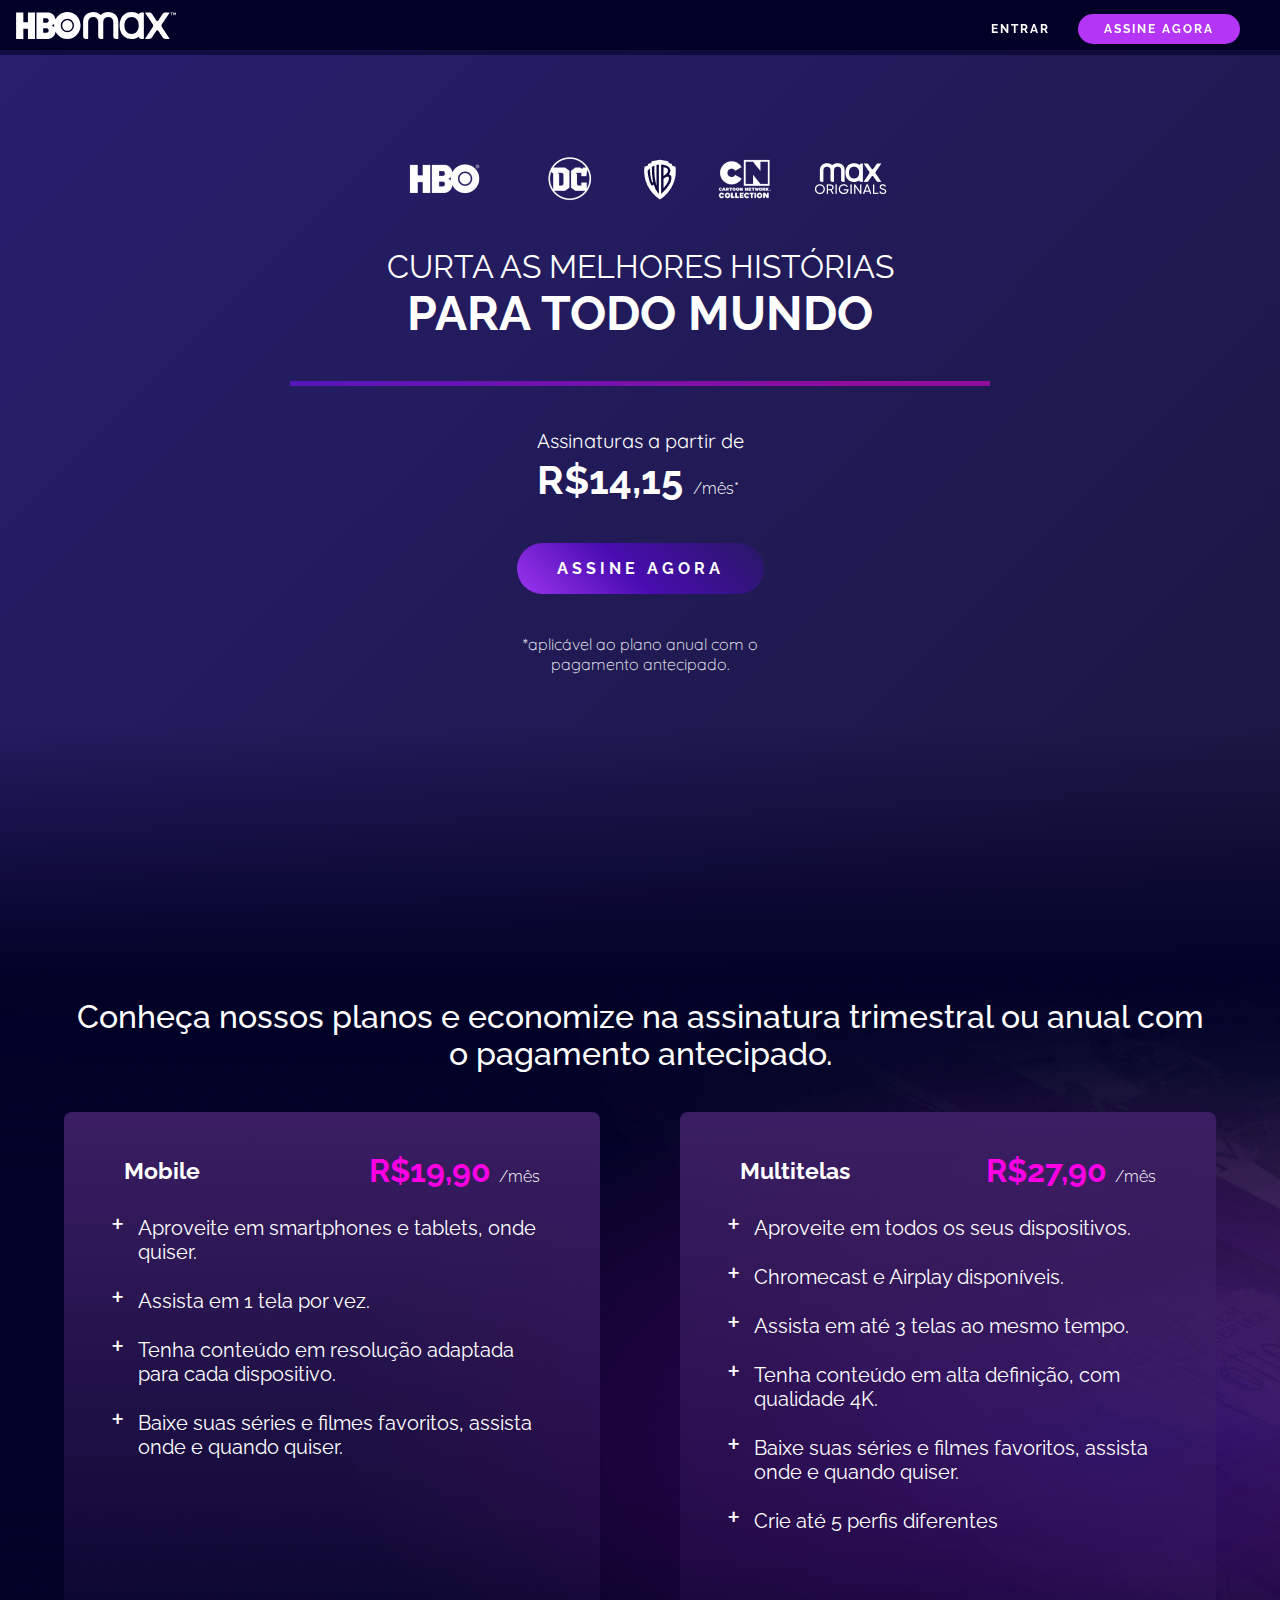
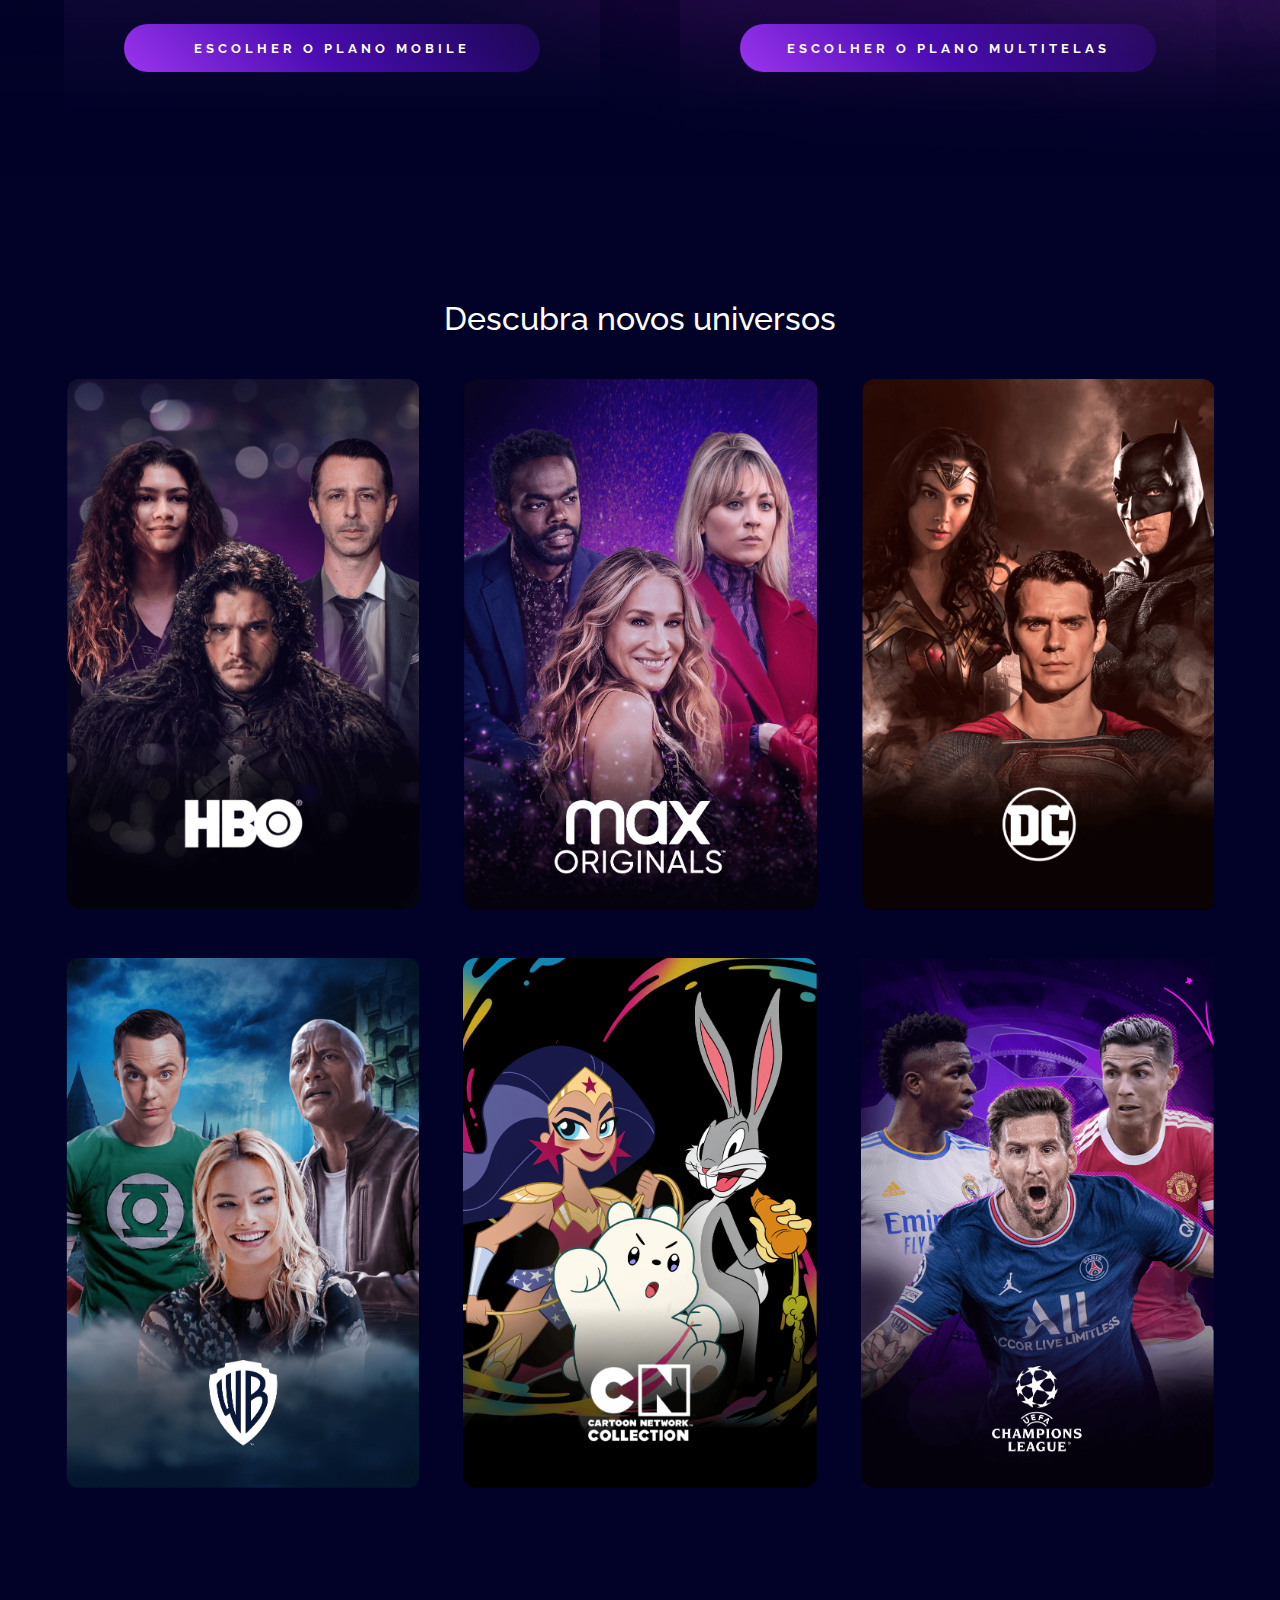
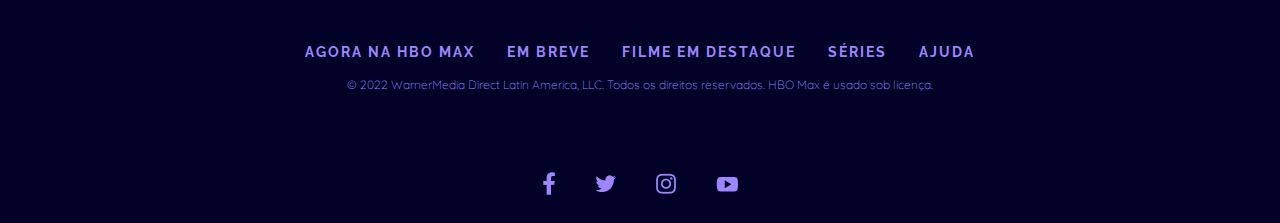
<file: index.html>
<!DOCTYPE html>
<html lang="pt-br">

<head>
    <meta charset="UTF-8">
    <meta name="viewport" content="width=device-width, initial-scale=1.0">
    <link rel="stylesheet" href="assets/css/global.css">
    <link rel="stylesheet" href="assets/css/style.css">
    <link rel="shortcut icon" href="assets/images/favicon_io/favicon.ico" type="image/x-icon">
    <title>Clone HBO Max</title>
</head>

<body>
    <header class="header">
        <nav class="menu">
            <a class="menu__logo" href="index.html">
                <img class="menu__logo-img" src="assets/images/hbo-logo.svg" alt="logotipo HBO Max">
            </a>
            <div class="menu__singIn">
                <a class="menu__item menu__link" href="sigIn.html">Entrar</a>
                <a class="menu__item btn menu__item--btn" href="#subscription">Assine Agora</a>
            </div>
        </nav>
        <div class="header__content">
            <div class="header__channels">
                <img src="assets/images/hbo.png" alt="logo hbo" class="header__channel">
                <img src="assets/images/dc.png" alt="logo dc" class="header__channel">
                <img src="assets/images/wb.png" alt="logo wb" class="header__channel">
                <img src="assets/images/cartoon-network_neutral.png" alt="logo cartoon network" class="header__channel">
                <img src="assets/images/max_originals.png" alt="logo max originals" class="header__channel">
            </div>
            <h1 class="header__title">
                <span class="header__subtitle">
                    Curta as melhores histórias
                </span>
                Para todo mundo
            </h1>
            <div class="divider"></div>
            <div class="offer">
                <p class="subscrible">Assinaturas a partir de</p>
                <p class="offer__price">
                    R$14,15
                    <span class="offer__price--small">
                        /mês*
                    </span>
                </p>
            </div>
            <button class="btn btn--gradient btn header__btn">Assine agora</button>
            <p class="text--small">*aplicável ao plano anual com o pagamento antecipado.</p>
        </div>
    </header>

    <main>
        <section id="subscription" class="subscription">
            <div class="container">
                <h2 class="title">
                    Conheça nossos planos e economize na assinatura trimestral ou anual com o pagamento antecipado.
                </h2>
                <div class="subscription__plans">
                    <div class="subscription__card">
                        <div class="subscription__plansAndGoals">
                            <div class="subscription__plan">
                                <h3>Mobile</h3>
                                <p class="subscription__price ">R$19,90 <span class="text--small">/mês</span></p>
                            </div>
                            <ul class="subscription__goals">
                                <li class="subscription__description">
                                    Aproveite em smartphones e tablets, onde quiser.
                                </li>
                                <li class="subscription__description">
                                    Assista em 1 tela por vez.
                                </li>
                                <li class="subscription__description">
                                    Tenha conteúdo em resolução adaptada para cada dispositivo.
                                </li>
                                <li class="subscription__description">
                                    Baixe suas séries e filmes favoritos, assista onde e quando quiser.
                                </li>
                            </ul>
                        </div>
                        <button class="btn btn--gradient">
                            Escolher o plano Mobile
                        </button>
                    </div>
                    <div class="subscription__card">
                        <div class="subscription__plansAndGoals">
                            <div class="subscription__plan">
                                <h3>Multitelas</h3>
                                <p class="subscription__price ">R$27,90 <span class="text--small">/mês</span></p>
                            </div>
                            <ul class="subscription__goals">
                                <li class="subscription__description">
                                    Aproveite em todos os seus dispositivos.
                                </li>
                                <li class="subscription__description">
                                    Chromecast e Airplay disponíveis.
                                </li>
                                <li class="subscription__description">
                                    Assista em até 3 telas ao mesmo tempo.
                                </li>
                                <li class="subscription__description">
                                    Tenha conteúdo em alta definição, com qualidade 4K.
                                </li>
                                <li class="subscription__description">
                                    Baixe suas séries e filmes favoritos, assista onde e quando quiser.
                                </li>
                                <li class="subscription__description">
                                    Crie até 5 perfis diferentes
                                </li>
                            </ul>
                        </div>
                        <button class="btn btn--gradient">
                            Escolher o plano Multitelas
                        </button>
                    </div>
                </div>
            </div>
        </section>

        <section id="contents" class="contents container">
            <h2 class="title">Descubra novos universos</h2>
            <div class="contents__container">
                <div class="contents__card">
                    <img class="contents__image" src="assets/images/hbo-default.webp"
                        alt="Personagens de filmes e séries renomadas da HBO">
                </div>
                <div class="contents__card">
                    <img class="contents__image" src="assets/images/MAX-Default.webp"
                        alt="Personagens de filmes e séries renomadas da MAX">
                </div>
                <div class="contents__card">
                    <img class="contents__image" src="assets/images/DC_Default.webp"
                        alt="Personagens de filmes e séries renomadas da DC">
                </div>
                <div class="contents__card">
                    <img class="contents__image" src="assets/images/WB-Default.webp"
                        alt="Personagens de filmes e séries renomadas da WB">
                </div>
                <div class="contents__card">
                    <img class="contents__image" src="assets/images/CN-Default.webp"
                        alt="Personagens de filmes e séries renomadas da CN">
                </div>
                <div class="contents__card">
                    <img class="contents__image" src="assets/images/UCL-Default.webp"
                        alt="Personagens de filmes e séries renomadas da UCL">
                </div>
            </div>
        </section>
    </main>

    <footer class="container">
        <div>
            <a class="footer__link" href="https://www.max.com/br/pt/sitemap">Agora na HBO Max</a>
            <a class="footer__link" href="https://www.max.com/br/pt">Em breve</a>
            <a class="footer__link" href="https://www.max.com/br/pt">Filme em destaque</a>
            <a class="footer__link" href="https://www.max.com/br/pt">Séries</a>
            <a class="footer__link" href="https://www.max.com/br/pt">Ajuda</a>
        </div>
        <p class="footer__legal">
            © 2022 WarnerMedia Direct Latin America, LLC. Todos os direitos
            reservados. HBO Max é usado sob licença.
        </p>
        <div class="footer__social">
            <a href="https://www.facebook.com/HBOMaxBr/" class="footer__social-link">
                <img src="assets/images/fb.png" alt="logo facebook HBO Max">
            </a>
            <a href="https://twitter.com/HBOMaxBR" class="footer__social-link">
                <img src="assets/images/twitter_0.png" alt="logo twitter HBO Max">
            </a>
            <a href="https://www.instagram.com/hbomaxbr/" class="footer__social-link">
                <img src="assets/images/instagram.png" alt="logo instagram HBO Max">
            </a>
            <a href="https://www.youtube.com/c/hbomaxbr" class="footer__social-link">
                <img src="assets/images/youtube.png" alt="logo youtube HBO Max">
            </a>
        </div>
    </footer>


</body>

</html>
</file>
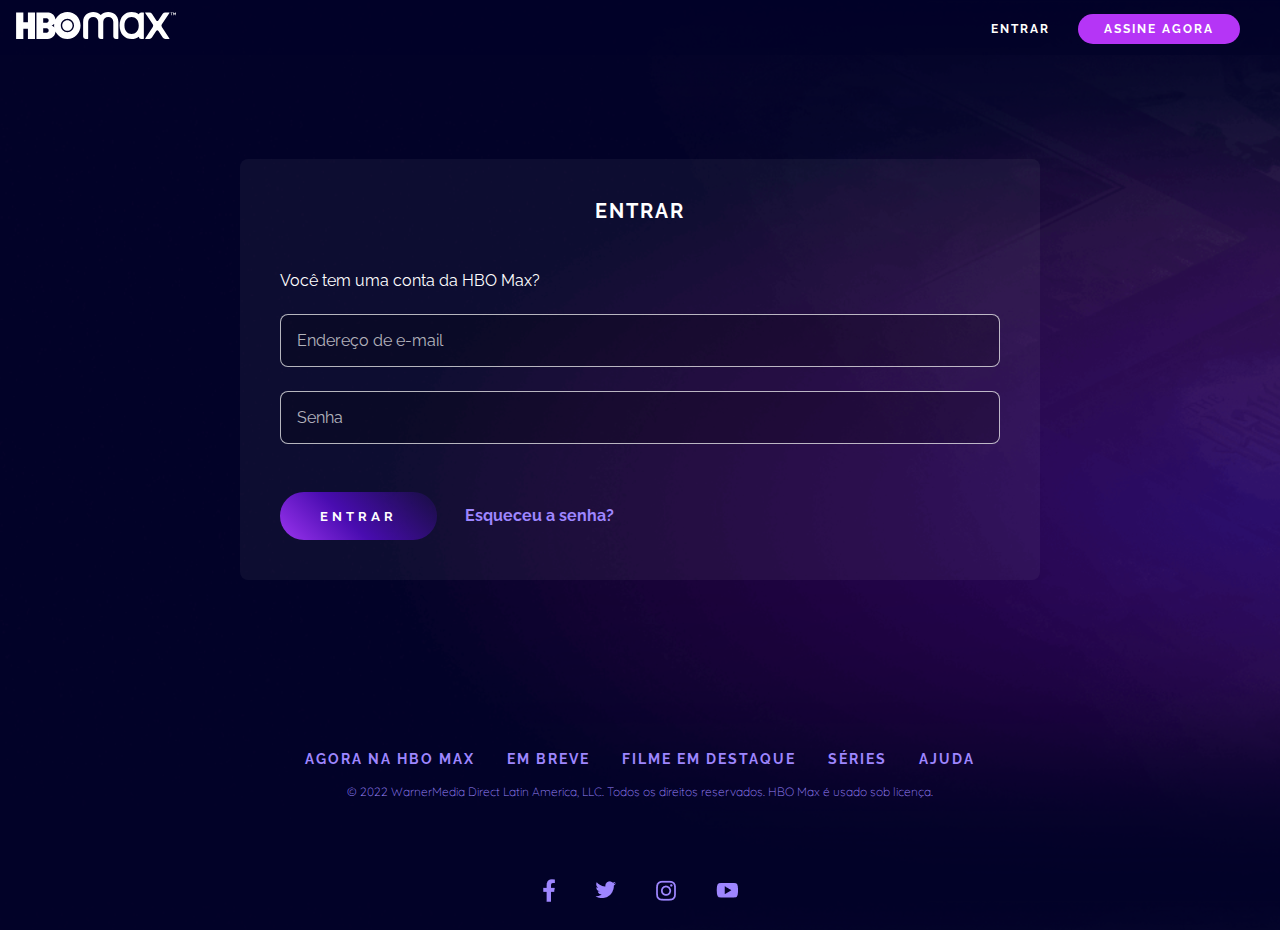
<file: sigIn.html>
<!DOCTYPE html>
<html lang="pt-br">

<head>
    <meta charset="UTF-8">
    <meta name="viewport" content="width=device-width, initial-scale=1.0">
    <link rel="stylesheet" href="assets/css/global.css">
    <link rel="stylesheet" href="assets/css/style.css">
    <link rel="stylesheet" href="assets/css/singIn.css">
    <link rel="shortcut icon" href="assets/images/favicon_io/favicon.ico" type="image/x-icon">
    <title>Clone HBO Max - Entrar</title>
</head>

<body>
    <header>
        <nav class="menu">
            <a class="menu__logo" href="index.html">
                <img class="menu__logo-img" src="assets/images/hbo-logo.svg" alt="logotipo HBO Max">
            </a>
            <div class="menu__singIn">
                <a class="menu__item menu__link" href="signIn.html">Entrar</a>
                <a class="menu__item btn menu__item--btn" href="#subscription">Assine Agora</a>
            </div>
        </nav>
    </header>

    <main class="content">
        <form class="login container">
            <h1 class="login__title">Entrar</h1>
            <label class="login__label">
                Você tem uma conta da HBO Max?
            </label>
            <input class="login__field" type="email" name="email" id="email" placeholder="Endereço de e-mail">
            <input class="login__field" type="password" name="password" id="password" placeholder="Senha" minlength="8">

            <div class="login__actions">
                <button type="submit" class="btn btn--gradient">Entrar</button>
                <a href="#" class="login__link"> Esqueceu a senha? </a>
            </div>
        </form>

    </main>

    <footer class="container">
        <div>
            <a class="footer__link" href="https://www.max.com/br/pt/sitemap">Agora na HBO Max</a>
            <a class="footer__link" href="https://www.max.com/br/pt">Em breve</a>
            <a class="footer__link" href="https://www.max.com/br/pt">Filme em destaque</a>
            <a class="footer__link" href="https://www.max.com/br/pt">Séries</a>
            <a class="footer__link" href="https://www.max.com/br/pt">Ajuda</a>
        </div>
        <p class="footer__legal">
            © 2022 WarnerMedia Direct Latin America, LLC. Todos os direitos
            reservados. HBO Max é usado sob licença.
        </p>
        <div class="footer__social">
            <a href="https://www.facebook.com/HBOMaxBr/" class="footer__social-link">
                <img src="assets/images/fb.png" alt="logo facebook HBO Max">
            </a>
            <a href="https://twitter.com/HBOMaxBR" class="footer__social-link">
                <img src="assets/images/twitter_0.png" alt="logo twitter HBO Max">
            </a>
            <a href="https://www.instagram.com/hbomaxbr/" class="footer__social-link">
                <img src="assets/images/instagram.png" alt="logo instagram HBO Max">
            </a>
            <a href="https://www.youtube.com/c/hbomaxbr" class="footer__social-link">
                <img src="assets/images/youtube.png" alt="logo youtube HBO Max">
            </a>
        </div>
    </footer>


</body>

</html>
</file>
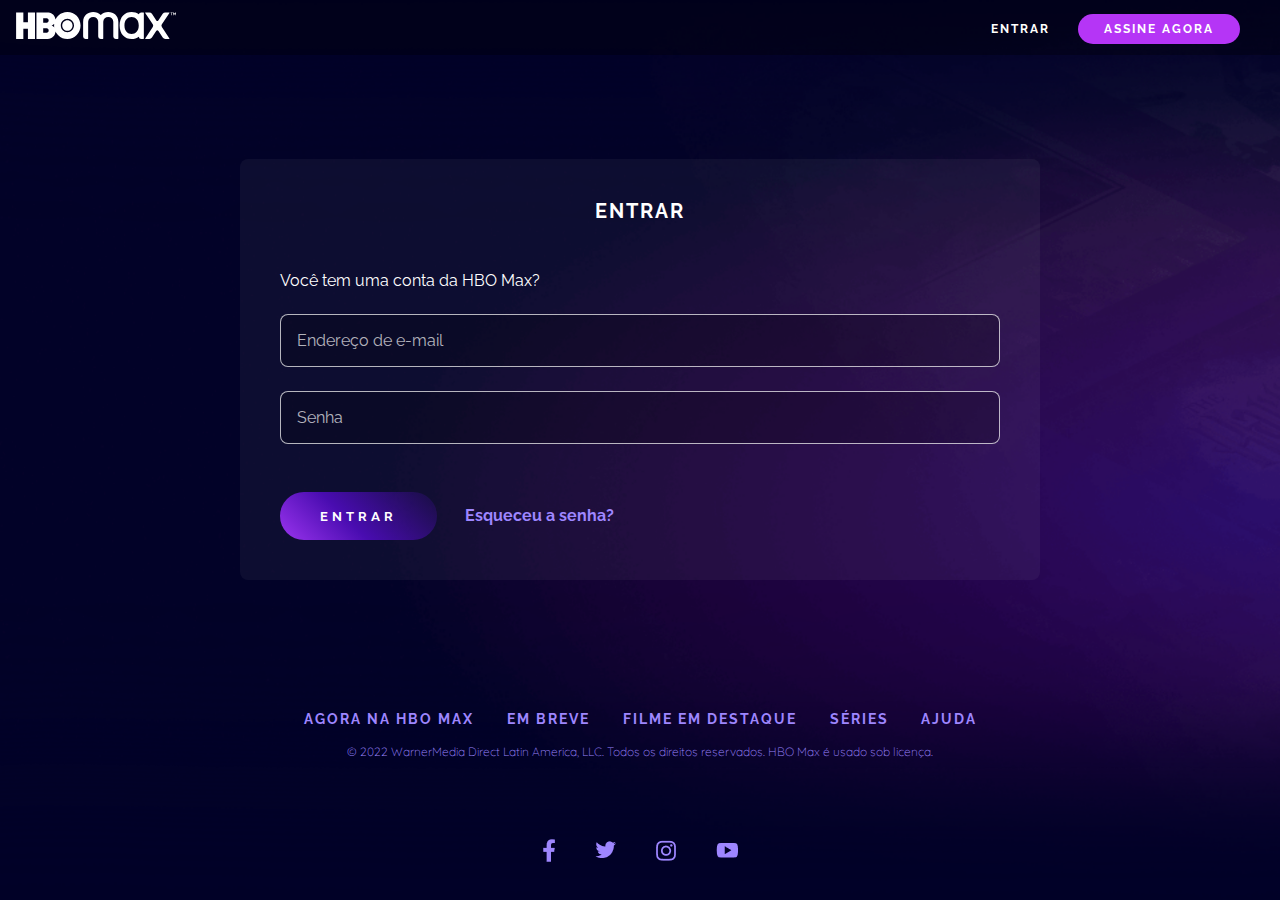
<file: Projeto_Prof/signIn.html>
<!DOCTYPE html>
<html lang="en">
  <head>
    <meta charset="UTF-8" />
    <meta http-equiv="X-UA-Compatible" content="IE=edge" />
    <meta name="viewport" content="width=device-width, initial-scale=1.0" />
    <link rel="stylesheet" href="assets/css/signIn.css" />
    <title>Entrar | HBO Max</title>
  </head>
  <body>
    <nav class="menu">
      <a href="index.html" class="menu__logo">
        <img
          src="assets/images/hbo-logo.svg"
          alt="Logotipo HBOMax com o nome da marca"
          class="menu__logo-image"
        />
      </a>
      <div>
        <a href="signIn.html" class="menu__item">Entrar</a>
        <a href="#subscription" class="menu__item menu__item--button button">
          Assine Agora
        </a>
      </div>
    </nav>
    <main class="content">
      <form class="login container">
        <h1 class="login__title">Entrar</h1>
        <label class="login__label"> Você tem uma conta da HBO Max? </label>
        <input
          class="login__field"
          type="email"
          name="email"
          id="email"
          placeholder="Endereço de e-mail"
        />
        <input
          class="login__field"
          type="password"
          name="password"
          id="password"
          placeholder="Senha"
          minlength="8"
        />

        <div class="login__actions">
          <button type="submit" class="button button--gradient">Entrar</button>
          <a href="#" class="login__link"> Esqueceu a senha? </a>
        </div>
      </form>
    </main>

    <footer class="footer container">
      <div>
        <a class="footer__link" href="https://www.hbomax.com/br/pt/sitemap">
          Agora na HBO Max
        </a>
        <a class="footer__link" href="https://www.hbomax.com/br/pt/coming-soon">
          Em breve
        </a>
        <a class="footer__link" href="https://www.hbomax.com/br/pt/feature">
          Filme em destaque
        </a>
        <a class="footer__link" href="https://www.hbomax.com/br/pt/series"
          >Séries</a
        >
        <a class="footer__link" href="https://help.hbomax.com/br">Ajuda</a>
      </div>
      <p class="text--small footer__legal">
        © 2022 WarnerMedia Direct Latin America, LLC. Todos os direitos
        reservados. HBO Max é usado sob licença.
      </p>
      <div class="footer__social">
        <a
          href="https://www.facebook.com/HBOMaxBr/"
          class="footer__social-link"
        >
          <img src="assets/images/fb_0.png" alt="Facebook" />
        </a>
        <a href="https://twitter.com/HBOMaxBR" class="footer__social-link">
          <img src="assets/images/twitter_0.png" alt="Twitter" />
        </a>
        <a
          href="https://www.instagram.com/hbomaxbr/"
          class="footer__social-link"
        >
          <img src="assets/images/instagram_0.png" alt="Instagram" />
        </a>
        <a
          href="https://www.youtube.com/c/hbomaxbr"
          class="footer__social-link"
        >
          <img src="assets/images/youtube_0.png" alt="Youtube" />
        </a>
      </div>
    </footer>
  </body>
</html>
</file>
<file: assets/css/global.css>
@import url("https://fonts.googleapis.com/css2?family=Raleway:wght@300;400;500;600;700&display=swap");
@import url("https://fonts.googleapis.com/css2?family=Quicksand:wght@300;400;700&display=swap");

:root {
	--primary-color: #020228;
	--secondary-color: #ff00e5;
	--tertiary-color: #b535f6;
	--btn-bg-color-gradient: linear-gradient(45deg,
			#9b34ef 0%,
			#490cb0 20%,
			transparent 50%);
	--btn-link-bg-color: #fff;
	--btn-link-color: #000;
	--card-bg-color: linear-gradient(0deg, transparent, #3b1e63);
	--divider-bg-color: linear-gradient(90deg,
			#5516ba,
			rgba(255, 0, 229, 0.5) 80%);
	--nav-bg-color: rgba(0, 0, 0, 0.3);
	--text-color: #fff;
	--link-color: #9e86ff;
	--form-bg-color: rgba(211, 211, 211, 0.06);
	--form-field-bg-color: rgba(0, 0, 0, 0.2);
	--form-field-border: 1px solid rgba(255, 255, 255, 0.7);
	--form-field-placeholder: rgba(255, 255, 255, 0.7);
	--form-field-error: rgb(255, 76, 76);

	scroll-behavior: smooth;

	--principal-font: 'Raleway', 'Courier New', Courier, monospace;
	--secundary-font: 'Quicksand', 'Courier New', Courier, monospace;
}

::-webkit-scrollbar {
	width: 8px;
}

::-webkit-scrollbar-thumb {
	background: var(--tertiary-color);
	border-radius: 10px;
}

::-webkit-scrollbar-thumb:hover {
	background: var(--secondary-color);
}

* {
	font-family: "Raleway", sans-serif;
	box-sizing: border-box;
	margin: 0;
	padding: 0;
}

body {
	background-color: var(--primary-color);
	color: var(--text-color);
}


p {
	font-family: "Quicksand", sans-serif;
}

section {
	scroll-margin-top: 80px;
}

.text--small {
	font-size: 1rem;
	font-weight: 300;
}
</file>
<file: assets/css/style.css>
.header {
    position: relative;
    margin-top: 50px;
    padding: 100px 0 300px;
    background: linear-gradient(-45deg, #56125b, #0f0f10, #271e6e);
    background-size: 400% 400%;
    animation: gradient 10s ease infinite alternate;
    -webkit-animation: gradient 10s ease infinite alternate;

}

.header::after {
    content: "";
    width: 100%;
    height: 250px;
    position: absolute;
    bottom: 0;
    background: linear-gradient(0deg, var(--primary-color), transparent);
}

.menu {
    position: fixed;
    display: flex;
    flex-direction: row;
    justify-content: space-between;
    padding: 12px 16px;
    background-color: rgba(2, 2, 40, .6);
    z-index: 1;
    width: 100%;
    top: 0;
    align-items: center;
}

.menu__logo {
    max-width: 160px;
}

.menu__logo-img {
    width: 100%;
}

.menu__item {
    text-transform: uppercase;
    font-family: var(--principal-font);
    font-weight: 700;
    font-size: .75rem;
    color: var(--text-color);
    letter-spacing: 2px;
    text-decoration: none;
    margin-right: 1.5rem;
}

a {
    cursor: pointer;
}

.btn {
    border-radius: 500px;
    background-color: var(--tertiary-color);
    border: none;
    padding: 8px 26px;
    cursor: pointer;
    font-family: var(--principal-font);
    color: var(--text-color);
    font-weight: 700;
    text-transform: uppercase;
    text-decoration: none;
    transition: ease-in-out 1.3s;
}

.btn--gradient {
    background: var(--btn-bg-color-gradient);
    transition: background 1s, color 1s;
    outline: 3px;
    background-size: 250%;
    letter-spacing: 4px;
    padding: 16px 40px;
    font-size: .832rem;
}

.header__btn {
    animation: wiggle 2.2s linear infinite;
    font-size: 1rem;
}

.btn.btn--gradient:hover {
    background-color: transparent;
    background-position: 100%;
    outline: 2px solid var(--secondary-color);
    transform: scale(1.05);
}

.menu__item--btn:hover {
    background-color: var(--btn-link-bg-color);
    color: var(--btn-link-color);
}

.header__content {
    display: flex;
    flex-direction: column;
    align-items: center;
    gap: 2.5rem;
    padding: 0 2.5rem;
}

.header__channels {
    display: flex;
    flex-wrap: wrap;
    justify-content: center;
    align-items: center;
    gap: 1.5rem;
}

.header__title {
    text-align: center;
    text-transform: uppercase;
    font-size: 3rem;
}

.header__subtitle {
    font-weight: lighter;
    font-size: 2rem;
    display: block;
}

.divider {
    width: 70%;
    max-width: 700px;
    height: 5px;
    background: var(--divider-bg-color);
}

.subscrible {
    font-family: var(--secundary-font);
    font-size: 1.25rem;
    line-height: 1.5;

}

.offer__price {
    font-size: 2.5rem;
    font-weight: bold;
    font-family: var(--principal-font);
}

.offer__price--small {
    font-size: 1rem;
    font-weight: 300;
}

.header .text--small {
    max-width: 300px;
    text-align: center;
}

.header::after {
    content: "";
    width: 100%;
    height: 250px;
    position: absolute;
    bottom: 0;
    background: linear-gradient(0deg, var(--primary-color), transparent);
}

.title {
    font-size: 2rem;
    font-weight: 500;
}

.container {
    max-width: 1200px;
    margin: auto;
    padding: 24px;
    text-align: center;
}

.subscription {
    background: url("../images/background-movies-series.png") no-repeat;
    background-size: cover;
    position: relative;
}

.subscription__plans {
    display: flex;
    justify-content: space-around;
    gap: 80px;
    margin: 40px 0;
    perspective: 2000px;
    perspective-origin: top;
}

.subscription__card {
    background: var(--card-bg-color);
    padding: 40px 60px;
    border-radius: 8px;
    display: flex;
    min-height: 600px;
    flex-direction: column;
    justify-content: space-between;
    transition: transform 1s ease-in-out;
}

.subscription__plans:has(.subscription__card:nth-child(1):hover) .subscription__card:nth-child(2) {
    transform: rotateY(-45deg);
}

.subscription__plans:has(.subscription__card:nth-child(2):hover) .subscription__card:nth-child(1) {
    transform: rotateY(45deg);
}

.subscription__plan {
    display: flex;
    justify-content: space-between;
    font-size: 1.25rem;
    margin-bottom: 16px;
    align-items: center;
}

.subscription__price {
    font-size: 2rem;
    font-family: "Raleway", sans-serif;
    color: var(--secondary-color);
    font-weight: 700;
}

.subscription__price .text--small {
    color: var(--text-color);
}

.subscription__description {
    text-align: left;
    list-style: none;
    font-size: 1.25rem;
    margin-bottom: 14px;
    padding-left: 14px;
}

.subscription__description::marker {
    content: "+";
    font-size: 2rem;
    margin: 0 8px 0 0;
}

.contents {
    margin: 100px auto;
}

.contents__container {
    margin-top: 40px;
    display: grid;
    grid-template-columns: repeat(3, 1fr);
    gap: 40px;
}

.contents__card {
    border-radius: 16px;
    background-repeat: no-repeat;
    background-size: cover;
    background-position: center;
    border: 2px solid transparent;
    transition: transform 0.8s, background 0.8s, border 1s;
}

.contents__card:hover {
    transform: scale(1.05);
    border: 2px solid var(--tertiary-color);
}

.contents__card:hover .contents__image {
    opacity: 0;
}

.contents__image {
    width: 100%;
    object-fit: cover;
    object-position: center;
    transition: opacity 2s;
}

.contents__card:nth-child(1):hover {
    background-image: url("../images/hbo-hover.webp");
}

.contents__card:nth-child(2):hover {
    background-image: url("../images/MAX-Hover.webp");
}

.contents__card:nth-child(3):hover {
    background-image: url("../images/DC-Hover.webp");
}

.contents__card:nth-child(4):hover {
    background-image: url("../images/WB-Hover.webp");
}

.contents__card:nth-child(5):hover {
    background-image: url("../images/CN-Hover.png");
}

/* Champions League Content */

.contents__card:nth-child(6):hover {
    background-image: url("../images/UCL-Hover.webp");
}

.footer__link {
    text-transform: uppercase;
    font-weight: bold;
    font-size: .875rem;
    color: var(--link-color);
    letter-spacing: 2px;
    text-decoration: none;
    margin: 0 14px;
    transition: color 0.5s;
}

.footer__link:hover {
    color: var(--text-color);
}

.footer__legal {
    font-size: .75rem;
    color: var(--link-color);
    margin: 16px 0;
    font-weight: 300;
}

.footer__social {
    display: flex;
    gap: 40px;
    margin-top: 80px;
    justify-content: center;
    align-items: center;
}

@keyframes gradient {
    0% {
        background-position: 0% 50%;
    }

    50% {
        background-position: 100% 50%;
    }

    100% {
        background-position: 0% 50%;
    }
}

@keyframes wiggle {
    0% {
        transform: rotate(0);
    }

    15% {
        transform: rotate(-15deg);
    }

    20% {
        transform: rotate(10deg);
    }

    25% {
        transform: rotate(-10deg);
    }

    30% {
        transform: rotate(10deg);
    }

    35% {
        transform: rotate(-10deg);
    }

    40%,
    100% {
        transform: rotate(0);
    }
}

@media screen and (max-width: 480px) {
    .menu {
        padding: 32px 24px;
        flex-direction: column;
        gap: 24px;
    }

    .header {
        margin-top: 128px !important;
    }

    .menu__logo {
        max-width: 100px;
    }

    .subscription__card {
        padding: 40px;
    }

    .subscription__plan {
        flex-direction: column;
        justify-content: center;
    }

    .subscription__description {
        font-size: 1rem;
    }

    .subscription__price {
        font-size: 1.5rem;
    }

    .contents__container {
        grid-template-columns: repeat(6, 100%);
        grid-auto-flow: column;
        overflow: auto hidden;
    }

    .footer__link {
        display: block;
        margin-bottom: 16px;
    }
}

@media screen and (max-width: 1140px) {
    .subscription__card {
        max-width: 600px;
    }
}

@media screen and (max-width: 1200px) {
    .subscription__plans {
        flex-direction: column;
        align-items: center;
        gap: 40px;
    }

    .contents__container {
        gap: 32px;
    }
}


@media (prefers-reduced-motion: reduce) {
    .header {
        animation: none;
    }
}
</file>
<file: assets/css/singIn.css>
@import url(global.css);
@import url(style.css);

body {
    background-image: url(../images/background-movies-series.png);
    background-size: cover;
    height: 100vh;
}

.content {
    display: flex;
    justify-content: center;
    align-items: center;
    font-family: var(--secundary-font);
    width: 100%;
    height: 70%;
    padding: 24px;
    margin-bottom: 40px;
}

.menu {
    position: relative;
}

.login {
    display: flex;
    flex-direction: column;
    gap: 24px;
    padding: 40px;
    width: 100%;
    max-width: 800px;
    background-color: var(--form-bg-color);
    border-radius: 8px;
}


.login__title {
    letter-spacing: 2px;
    text-transform: uppercase;
    font-size: 1.25rem;
    margin-bottom: 24px;
}

.login__label {
    text-align: left;
}

.login__field {
    background: var(--form-field-bg-color);
    border: var(--form-field-border);
    border-radius: 8px;
    color: var(--text-color);
    padding: 16px;
    font-size: 1rem;
}

.login__field::placeholder {
    color: var(--form-field-placeholder);
}

.login__field:invalid {
    border-color: var(--form-field-error);
}

.login__actions {
    margin-top: 24px;
    text-align: left;
}

.login__link {
    color: var(--link-color);
    text-decoration: none;
    margin-left: 24px;
    font-weight: bold;
}

@media screen and (max-width: 480px) {
    body {
      height: auto;
    }
  
    .login__actions .btn {
      display: block;
      margin-bottom: 24px;
    }
  
    .login__link {
      margin: 0;
    }
  }
</file>
<file: Projeto_Prof/assets/css/signIn.css>
@import url("global.css");

body {
  background-image: url("../images/background-movies-series.png");
  background-size: cover;
  height: 100vh;
}

.content {
  display: flex;
  justify-content: center;
  align-items: center;
  font-family: "Quicksand", cursive;
  width: 100%;
  height: 70%;
  padding: 24px;
}

.menu {
  position: relative;
}

.login {
  width: 100%;
  max-width: 800px;
  background-color: var(--form-bg-color);
  border-radius: 8px;
  display: flex;
  flex-direction: column;
  gap: 24px;
  padding: 40px;
}

.login__title {
  letter-spacing: 2px;
  text-transform: uppercase;
  font-size: 1.25rem;
  margin-bottom: 24px;
}

.login__label {
  text-align: left;
}

.login__field {
  background: var(--form-field-bg-color);
  border: var(--form-field-border);
  border-radius: 8px;
  color: var(--text-color);
  padding: 16px;
  font-size: 1rem;
}

.login__field::placeholder {
  color: var(--form-field-placeholder);
}

.login__field:invalid {
  border-color: var(--form-field-error);
}

.login__actions {
  margin-top: 24px;
  text-align: left;
}

.login__link {
  color: var(--link-color);
  text-decoration: none;
  margin-left: 24px;
  font-weight: bold;
}

/* Media Queries */

@media screen and (max-width: 480px) {
  body {
    height: auto;
  }

  .login__actions .button {
    display: block;
    margin-bottom: 24px;
  }

  .login__link {
    margin: 0;
  }
}
</file>
